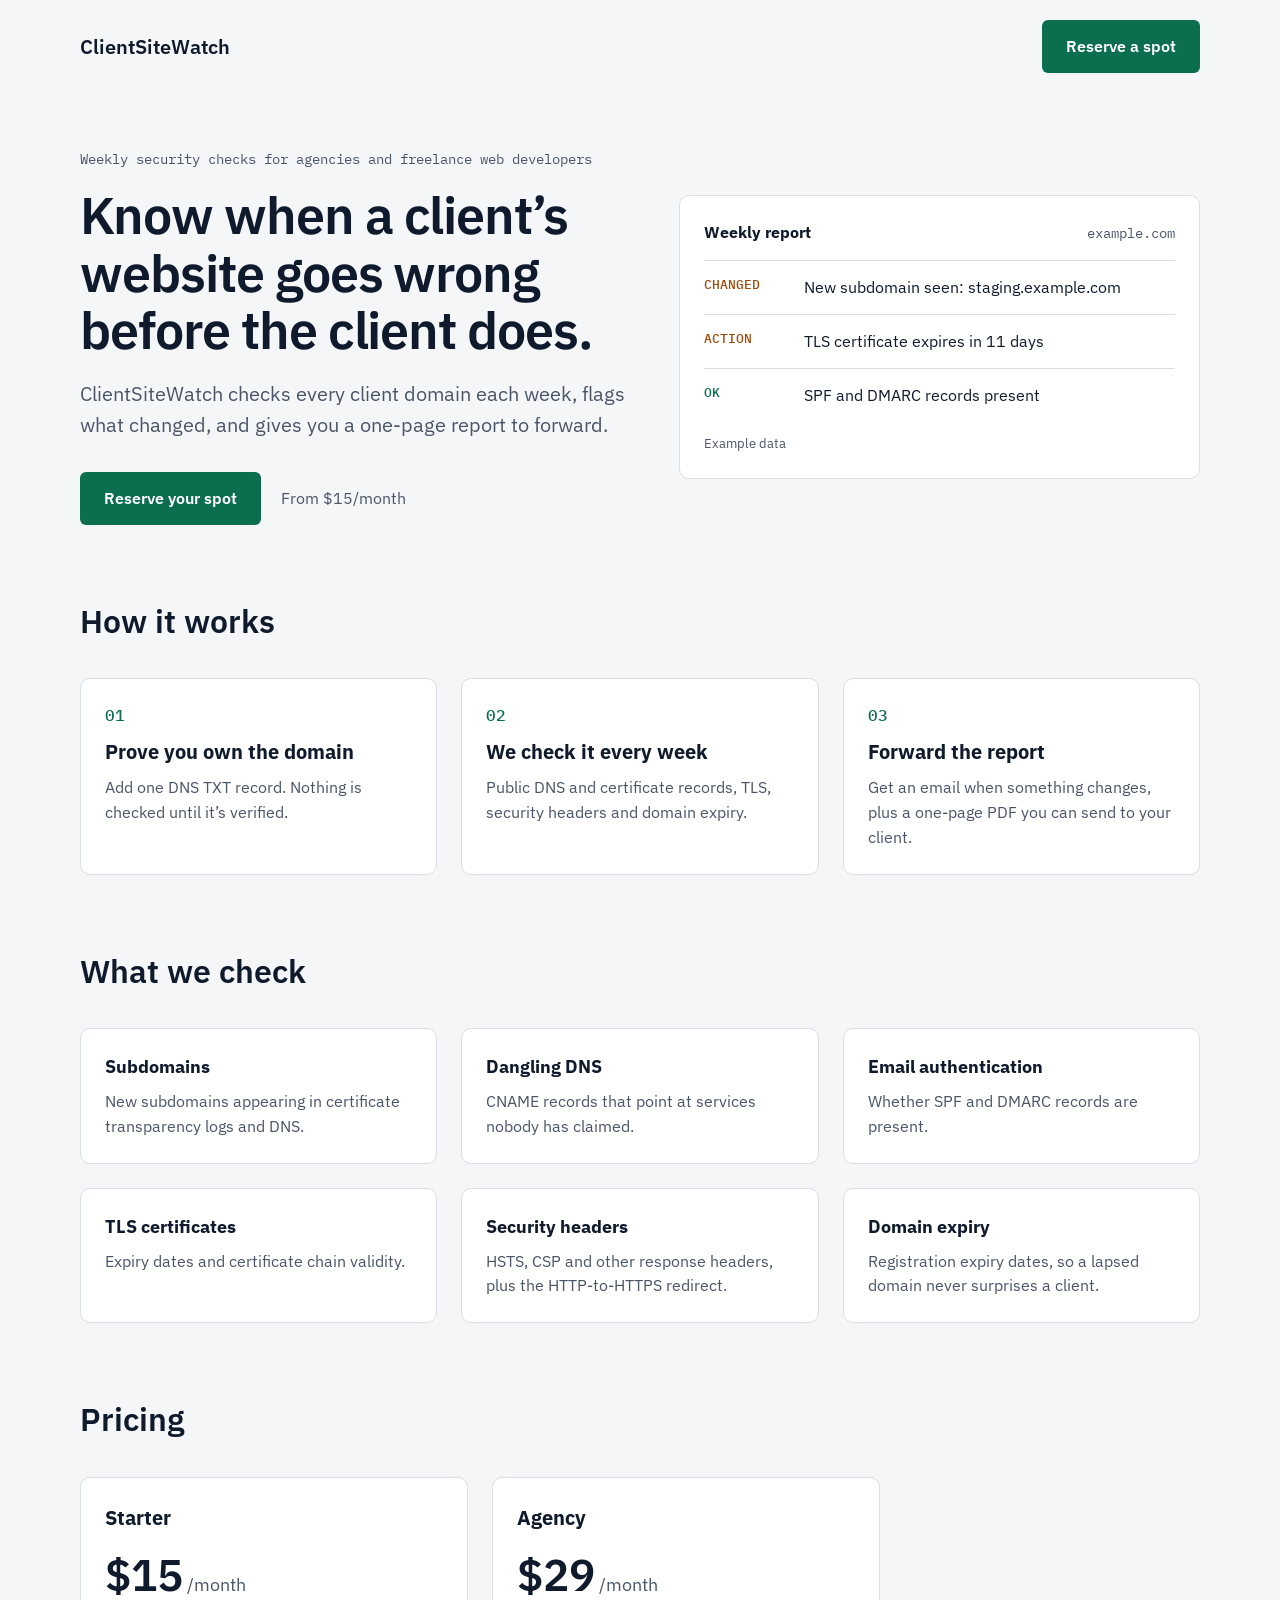
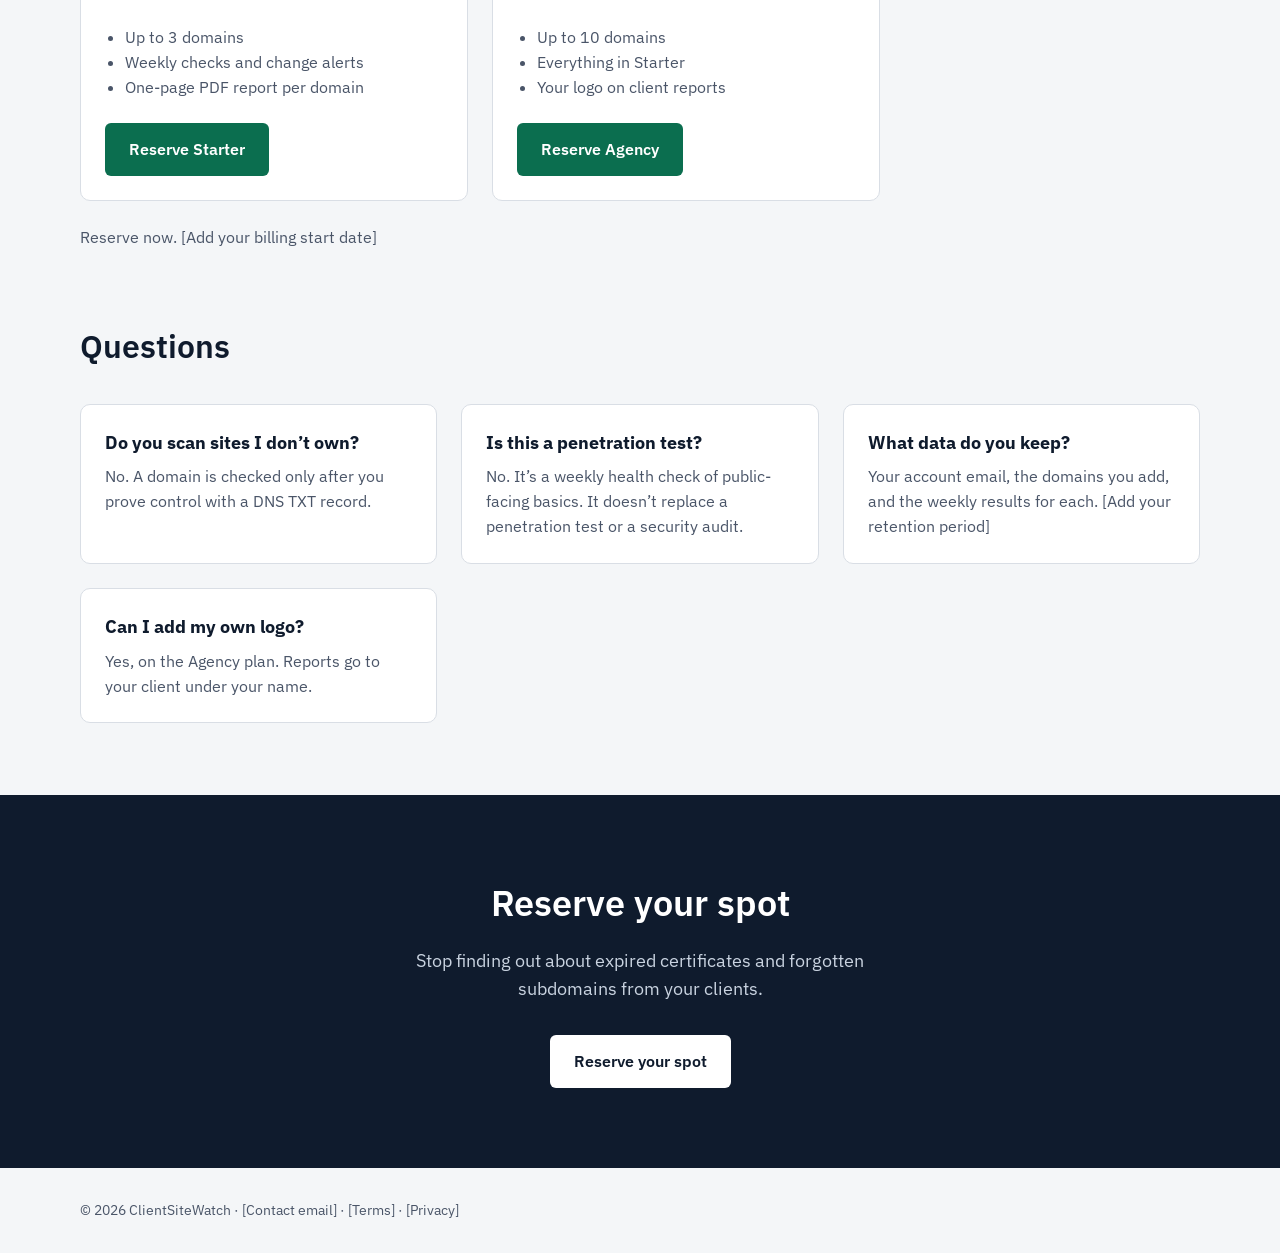
<file: web/index.html>
<!doctype html><html lang="en"><head><meta charset="utf-8"><meta name="viewport" content="width=device-width,initial-scale=1"><title>ClientSiteWatch</title>
<link href="https://fonts.googleapis.com/css2?family=IBM+Plex+Sans:wght@400;500;600&family=IBM+Plex+Mono:wght@400;500&display=swap" rel="stylesheet">
<style>
body{margin:0;background:#F4F6F8}
a{color:#0B6E4F}a:hover{color:#08523B}
.btn{display:inline-block;padding:14px 24px;border-radius:6px;background:#0B6E4F;color:#fff;font-weight:600;text-decoration:none}
.btn:hover{background:#08523B;color:#fff}
.card{background:#fff;border:1px solid #D9DEE5;border-radius:10px;padding:24px}
.mono{font-family:'IBM Plex Mono',ui-monospace,monospace}
.wrap{max-width:1120px;margin:0 auto;padding:0 24px}
</style>
</head><body>

<div style="font-family:'IBM Plex Sans',system-ui,sans-serif;color:#0F1B2D;line-height:1.55">

<header class="wrap" style="padding-top:20px;padding-bottom:20px;display:flex;flex-wrap:wrap;align-items:center;justify-content:space-between;gap:12px">
<div style="font-weight:600;font-size:20px">ClientSiteWatch</div>
<a class="btn" href="/app.html">Reserve a spot</a>
</header>

<section class="wrap" style="padding-top:56px;padding-bottom:72px;display:flex;flex-wrap:wrap;gap:48px;align-items:center">
<div style="flex:1 1 440px">
<p class="mono" style="margin:0 0 16px;font-size:14px;color:#4A5568">Weekly security checks for agencies and freelance web developers</p>
<h1 style="margin:0 0 20px;font-size:52px;line-height:1.1;font-weight:600;letter-spacing:-0.02em">Know when a client’s website goes wrong before the client does.</h1>
<p style="margin:0 0 32px;font-size:20px;color:#4A5568;max-width:560px">ClientSiteWatch checks every client domain each week, flags what changed, and gives you a one-page report to forward.</p>
<a class="btn" href="/app.html">Reserve your spot</a>
<span style="margin-left:16px;color:#4A5568">From $15/month</span>
</div>
<div class="card" style="flex:1 1 360px;max-width:480px">
<div style="display:flex;justify-content:space-between;align-items:baseline;margin-bottom:16px">
<strong>Weekly report</strong>
<span class="mono" style="font-size:14px;color:#4A5568">example.com</span>
</div>
<div style="display:flex;gap:16px;padding:14px 0;border-top:1px solid #D9DEE5"><span class="mono" style="min-width:84px;font-size:13px;font-weight:500;color:#A04A08">CHANGED</span><span>New subdomain seen: staging.example.com</span></div>
<div style="display:flex;gap:16px;padding:14px 0;border-top:1px solid #D9DEE5"><span class="mono" style="min-width:84px;font-size:13px;font-weight:500;color:#A04A08">ACTION</span><span>TLS certificate expires in 11 days</span></div>
<div style="display:flex;gap:16px;padding:14px 0;border-top:1px solid #D9DEE5"><span class="mono" style="min-width:84px;font-size:13px;font-weight:500;color:#0B6E4F">OK</span><span>SPF and DMARC records present</span></div>
<p style="margin:12px 0 0;font-size:13px;color:#4A5568">Example data</p>
</div>
</section>

<section class="wrap" style="padding-bottom:72px">
<h2 style="margin:0 0 32px;font-size:32px;font-weight:600">How it works</h2>
<div style="display:grid;grid-template-columns:repeat(auto-fit,minmax(260px,1fr));gap:24px">
<div class="card"><div class="mono" style="color:#0B6E4F;font-weight:500;margin-bottom:8px">01</div><h3 style="margin:0 0 8px;font-size:20px">Prove you own the domain</h3><p style="margin:0;color:#4A5568">Add one DNS TXT record. Nothing is checked until it’s verified.</p></div>
<div class="card"><div class="mono" style="color:#0B6E4F;font-weight:500;margin-bottom:8px">02</div><h3 style="margin:0 0 8px;font-size:20px">We check it every week</h3><p style="margin:0;color:#4A5568">Public DNS and certificate records, TLS, security headers and domain expiry.</p></div>
<div class="card"><div class="mono" style="color:#0B6E4F;font-weight:500;margin-bottom:8px">03</div><h3 style="margin:0 0 8px;font-size:20px">Forward the report</h3><p style="margin:0;color:#4A5568">Get an email when something changes, plus a one-page PDF you can send to your client.</p></div>
</div>
</section>

<section class="wrap" style="padding-bottom:72px">
<h2 style="margin:0 0 32px;font-size:32px;font-weight:600">What we check</h2>
<div style="display:grid;grid-template-columns:repeat(auto-fit,minmax(300px,1fr));gap:24px">
<div class="card"><h3 style="margin:0 0 8px;font-size:18px">Subdomains</h3><p style="margin:0;color:#4A5568">New subdomains appearing in certificate transparency logs and DNS.</p></div>
<div class="card"><h3 style="margin:0 0 8px;font-size:18px">Dangling DNS</h3><p style="margin:0;color:#4A5568">CNAME records that point at services nobody has claimed.</p></div>
<div class="card"><h3 style="margin:0 0 8px;font-size:18px">Email authentication</h3><p style="margin:0;color:#4A5568">Whether SPF and DMARC records are present.</p></div>
<div class="card"><h3 style="margin:0 0 8px;font-size:18px">TLS certificates</h3><p style="margin:0;color:#4A5568">Expiry dates and certificate chain validity.</p></div>
<div class="card"><h3 style="margin:0 0 8px;font-size:18px">Security headers</h3><p style="margin:0;color:#4A5568">HSTS, CSP and other response headers, plus the HTTP-to-HTTPS redirect.</p></div>
<div class="card"><h3 style="margin:0 0 8px;font-size:18px">Domain expiry</h3><p style="margin:0;color:#4A5568">Registration expiry dates, so a lapsed domain never surprises a client.</p></div>
</div>
</section>

<section class="wrap" style="padding-bottom:72px">
<h2 style="margin:0 0 32px;font-size:32px;font-weight:600">Pricing</h2>
<div style="display:grid;grid-template-columns:repeat(auto-fit,minmax(300px,1fr));gap:24px;max-width:800px">
<div class="card"><h3 style="margin:0;font-size:20px">Starter</h3><div style="font-size:44px;font-weight:600;margin:8px 0">$15<span style="font-size:18px;font-weight:400;color:#4A5568"> /month</span></div><ul style="margin:16px 0 24px;padding-left:20px;color:#4A5568"><li>Up to 3 domains</li><li>Weekly checks and change alerts</li><li>One-page PDF report per domain</li></ul><a class="btn" href="/app.html">Reserve Starter</a></div>
<div class="card"><h3 style="margin:0;font-size:20px">Agency</h3><div style="font-size:44px;font-weight:600;margin:8px 0">$29<span style="font-size:18px;font-weight:400;color:#4A5568"> /month</span></div><ul style="margin:16px 0 24px;padding-left:20px;color:#4A5568"><li>Up to 10 domains</li><li>Everything in Starter</li><li>Your logo on client reports</li></ul><a class="btn" href="/app.html">Reserve Agency</a></div>
</div>
<p style="margin:24px 0 0;color:#4A5568">Reserve now. [Add your billing start date]</p>
</section>

<section class="wrap" style="padding-bottom:72px">
<h2 style="margin:0 0 32px;font-size:32px;font-weight:600">Questions</h2>
<div style="display:grid;grid-template-columns:repeat(auto-fit,minmax(300px,1fr));gap:24px">
<div class="card"><h3 style="margin:0 0 8px;font-size:18px">Do you scan sites I don’t own?</h3><p style="margin:0;color:#4A5568">No. A domain is checked only after you prove control with a DNS TXT record.</p></div>
<div class="card"><h3 style="margin:0 0 8px;font-size:18px">Is this a penetration test?</h3><p style="margin:0;color:#4A5568">No. It’s a weekly health check of public-facing basics. It doesn’t replace a penetration test or a security audit.</p></div>
<div class="card"><h3 style="margin:0 0 8px;font-size:18px">What data do you keep?</h3><p style="margin:0;color:#4A5568">Your account email, the domains you add, and the weekly results for each. [Add your retention period]</p></div>
<div class="card"><h3 style="margin:0 0 8px;font-size:18px">Can I add my own logo?</h3><p style="margin:0;color:#4A5568">Yes, on the Agency plan. Reports go to your client under your name.</p></div>
</div>
</section>

<section style="background:#0F1B2D;color:#fff;padding:80px 24px;text-align:center">
<h2 style="margin:0 0 16px;font-size:36px;font-weight:600">Reserve your spot</h2>
<p style="margin:0 auto 32px;max-width:520px;color:#C9D3E0;font-size:18px">Stop finding out about expired certificates and forgotten subdomains from your clients.</p>
<a class="btn" href="/app.html" style="background:#fff;color:#0F1B2D">Reserve your spot</a>
</section>

<footer class="wrap" style="padding-top:32px;padding-bottom:32px;color:#4A5568;font-size:14px">© 2026 ClientSiteWatch · [Contact email] · [Terms] · [Privacy]</footer>

</div>
</body></html>
</file>
